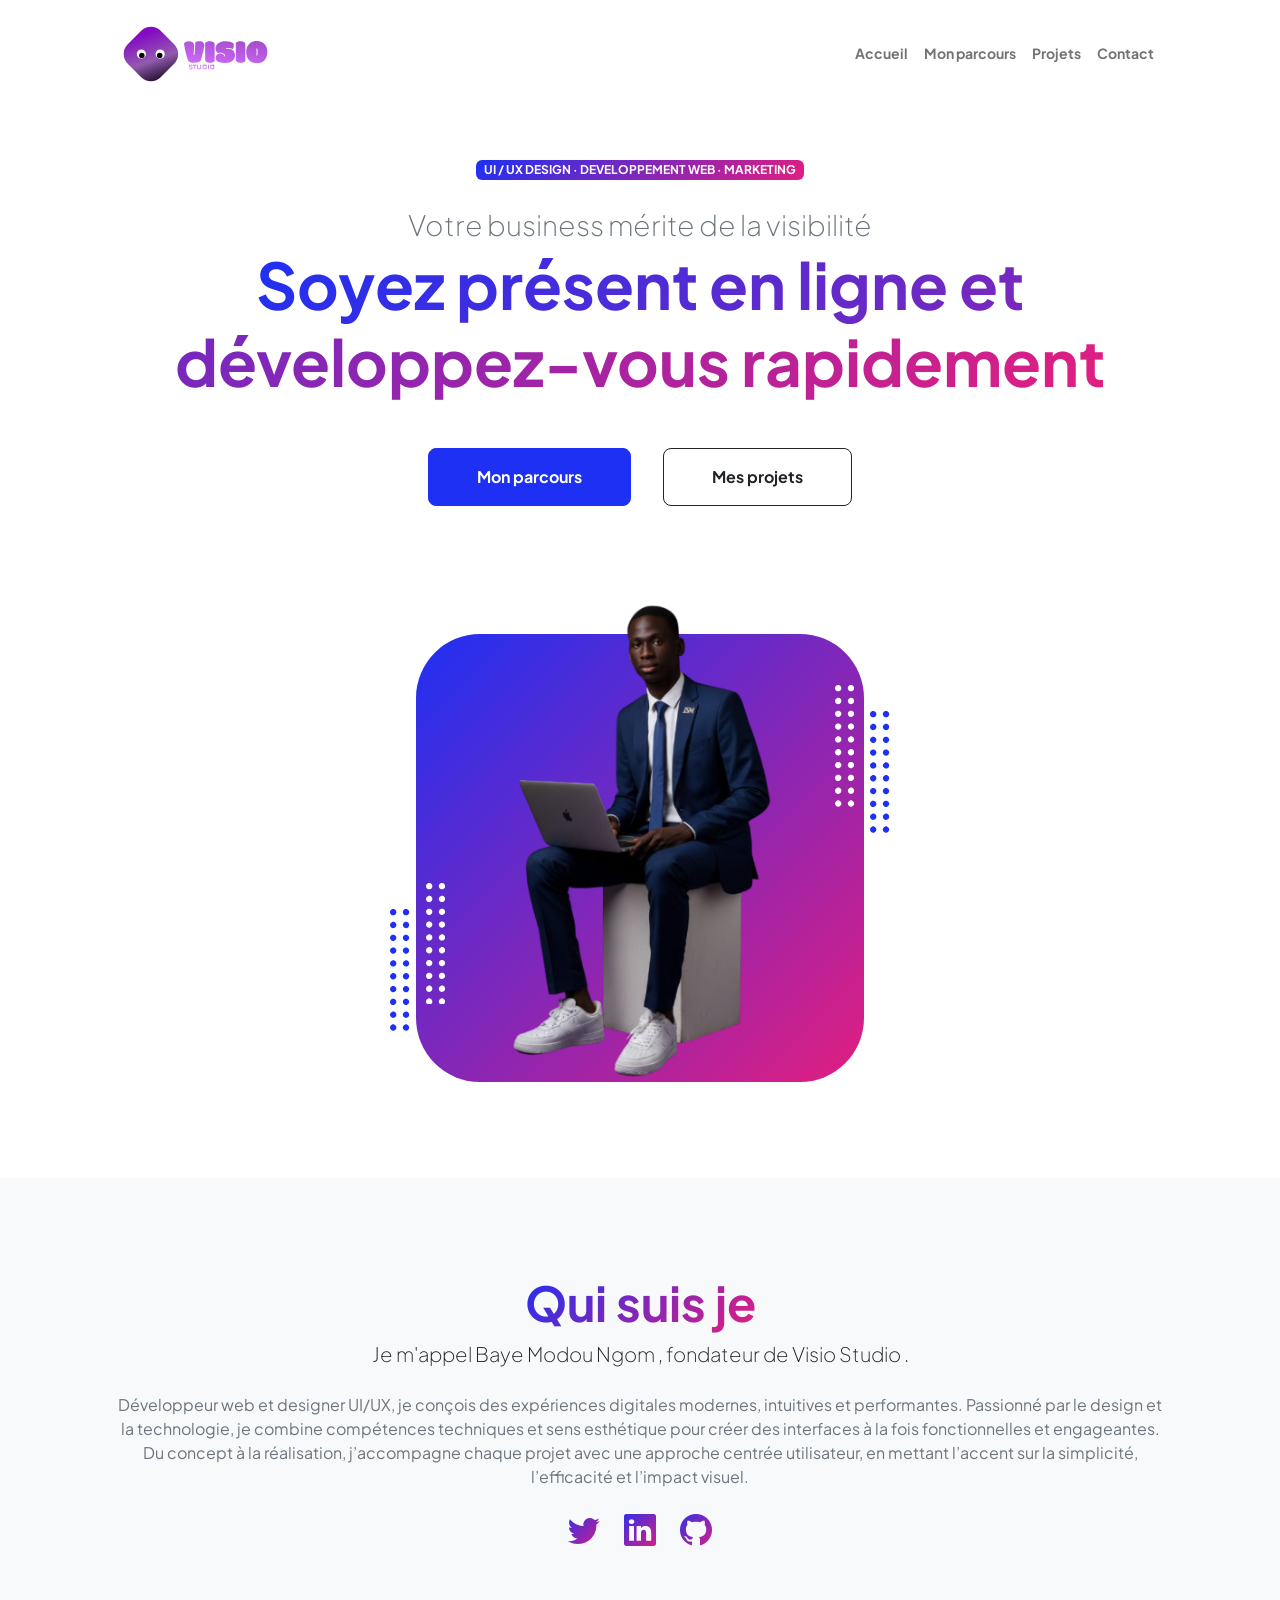
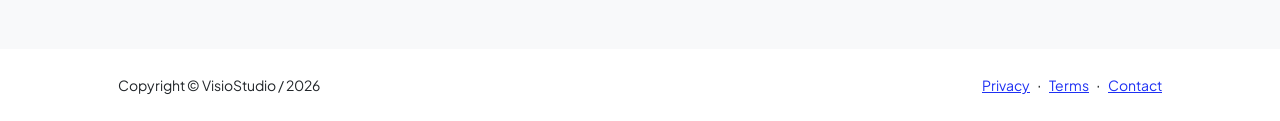
<file: Mon portfolio/index.html>
<!DOCTYPE html>
<html lang="en">
    <head>
        <meta charset="utf-8" />
        <meta name="viewport" content="width=device-width, initial-scale=1, shrink-to-fit=no" />
        <meta name="description" content="" />
        <meta name="author" content="" />
        <title>Visio Studio-Accueil</title>
        <!-- Favicon-->
        <link rel="icon" type="image/x-icon" href="assets/icône.png"  />
        <!-- Custom Google font-->
        <link rel="preconnect" href="https://fonts.googleapis.com" />
        <link rel="preconnect" href="https://fonts.gstatic.com" crossorigin />
        <link href="https://fonts.googleapis.com/css2?family=Plus+Jakarta+Sans:wght@100;200;300;400;500;600;700;800;900&amp;display=swap" rel="stylesheet" />
        <!-- Bootstrap icons-->
        <link href="https://cdn.jsdelivr.net/npm/bootstrap-icons@1.8.1/font/bootstrap-icons.css" rel="stylesheet" />
        <!-- Core theme CSS (includes Bootstrap)-->
        <link href="css/styles.css" rel="stylesheet" />
    </head>
    <body class="d-flex flex-column h-100">
        <main class="flex-shrink-0">
            <!-- Navigation-->
            <nav class="navbar navbar-expand-lg navbar-light bg-white py-3">
                <div class="container px-5">
                    <a class="navbar-brand" href="index.html"> <img src="assets/Visio logo V3.svg" alt="" width="150px"><span class="fw-bold fs-5 text-secondary-emphasis"></span></a>
                    <button class="navbar-toggler" type="button" data-bs-toggle="collapse" data-bs-target="#navbarSupportedContent" aria-controls="navbarSupportedContent" aria-expanded="false" aria-label="Toggle navigation"><span class="navbar-toggler-icon"></span></button>
                    <div class="collapse navbar-collapse" id="navbarSupportedContent">
                        <ul class="navbar-nav ms-auto mb-2 mb-lg-0 small fw-bolder">
                            <li class="nav-item"><a class="nav-link" href="index.html">Accueil</a></li>
                            <li class="nav-item"><a class="nav-link" href="resume.html">Mon parcours</a></li>
                            <li class="nav-item"><a class="nav-link" href="projects.html">Projets</a></li>
                            <li class="nav-item"><a class="nav-link" href="contact.html">Contact</a></li>
                        </ul>
                    </div>
                </div>
            </nav>
            <!-- Header-->
            <header class="py-5">
                <div class="container px-5 pb-5">
                    <div class="row gx-5 align-items-center">
                        <div class="col-xxl-5">
                            <!-- Header text content-->
                            <div class="text-center text-xxl-start">
                                <div class="badge bg-gradient-primary-to-secondary text-white mb-4"><div class="text-uppercase">UI / UX Design &middot; Developpement Web &middot; Marketing</div></div>
                                <div class="fs-3 fw-light text-muted">Votre business mérite de la visibilité</div>
                                <h1 class="display-3 fw-bolder mb-5"><span class="text-gradient d-inline">Soyez présent en ligne et développez-vous rapidement</span></h1>
                                <div class="d-grid gap-3 d-sm-flex justify-content-sm-center justify-content-xxl-start mb-3">
                                    <a class="btn btn-primary btn-lg px-5 py-3 me-sm-3 fs-6 fw-bolder" href="resume.html">Mon parcours</a>
                                    <a class="btn btn-outline-dark btn-lg px-5 py-3 fs-6 fw-bolder" href="projects.html">Mes projets</a>
                                </div>
                            </div>
                        </div>
                        <div class="col-xxl-7">
                            <!-- Header profile picture-->
                            <div class="d-flex justify-content-center mt-5 mt-xxl-0">
                                <div class="profile bg-gradient-primary-to-secondary">
                                    <!-- TIP: For best results, use a photo with a transparent background like the demo example below-->
                                    <!-- Watch a tutorial on how to do this on YouTube (link)-->
                                    <img class="profile-img" src="assets/Mon prtrait.png" alt="mon portrait"  />
                                    <div class="dots-1">
                                        <!-- SVG Dots-->
                                        <svg version="1.1" xmlns="http://www.w3.org/2000/svg" xmlns:xlink="http://www.w3.org/1999/xlink" x="0px" y="0px" viewBox="0 0 191.6 1215.4" style="enable-background: new 0 0 191.6 1215.4" xml:space="preserve">
                                            <g transform="translate(0.000000,1280.000000) scale(0.100000,-0.100000)">
                                                <path d="M227.7,12788.6c-105-35-200-141-222-248c-43-206,163-412,369-369c155,32,275,190,260,339c-11,105-90,213-190,262        C383.7,12801.6,289.7,12808.6,227.7,12788.6z"></path>
                                                <path d="M1507.7,12788.6c-151-50-253-216-222-362c25-119,136-230,254-255c194-41,395,142,375,339c-11,105-90,213-190,262        C1663.7,12801.6,1569.7,12808.6,1507.7,12788.6z"></path>
                                                <path d="M227.7,11508.6c-105-35-200-141-222-248c-43-206,163-412,369-369c155,32,275,190,260,339c-11,105-90,213-190,262        C383.7,11521.6,289.7,11528.6,227.7,11508.6z"></path>
                                                <path d="M1507.7,11508.6c-151-50-253-216-222-362c25-119,136-230,254-255c194-41,395,142,375,339c-11,105-90,213-190,262        C1663.7,11521.6,1569.7,11528.6,1507.7,11508.6z"></path>
                                                <path d="M227.7,10228.6c-105-35-200-141-222-248c-43-206,163-412,369-369c155,32,275,190,260,339c-11,105-90,213-190,262        C383.7,10241.6,289.7,10248.6,227.7,10228.6z"></path>
                                                <path d="M1507.7,10228.6c-105-35-200-141-222-248c-43-206,163-412,369-369c155,32,275,190,260,339c-11,105-90,213-190,262        C1663.7,10241.6,1569.7,10248.6,1507.7,10228.6z"></path>
                                                <path d="M227.7,8948.6c-105-35-200-141-222-248c-43-206,163-412,369-369c155,32,275,190,260,339c-11,105-90,213-190,262        C383.7,8961.6,289.7,8968.6,227.7,8948.6z"></path>
                                                <path d="M1507.7,8948.6c-105-35-200-141-222-248c-43-206,163-412,369-369c155,32,275,190,260,339c-11,105-90,213-190,262        C1663.7,8961.6,1569.7,8968.6,1507.7,8948.6z"></path>
                                                <path d="M227.7,7668.6c-105-35-200-141-222-248c-43-206,163-412,369-369c155,32,275,190,260,339c-11,105-90,213-190,262        C383.7,7681.6,289.7,7688.6,227.7,7668.6z"></path>
                                                <path d="M1507.7,7668.6c-105-35-200-141-222-248c-43-206,163-412,369-369c155,32,275,190,260,339c-11,105-90,213-190,262        C1663.7,7681.6,1569.7,7688.6,1507.7,7668.6z"></path>
                                                <path d="M227.7,6388.6c-105-35-200-141-222-248c-43-206,163-412,369-369c155,32,275,190,260,339c-11,105-90,213-190,262        C383.7,6401.6,289.7,6408.6,227.7,6388.6z"></path>
                                                <path d="M1507.7,6388.6c-105-35-200-141-222-248c-43-206,163-412,369-369c155,32,275,190,260,339c-11,105-90,213-190,262        C1663.7,6401.6,1569.7,6408.6,1507.7,6388.6z"></path>
                                                <path d="M227.7,5108.6c-105-35-200-141-222-248c-43-206,163-412,369-369c155,32,275,190,260,339c-11,105-90,213-190,262        C383.7,5121.6,289.7,5128.6,227.7,5108.6z"></path>
                                                <path d="M1507.7,5108.6c-105-35-200-141-222-248c-43-206,163-412,369-369c155,32,275,190,260,339c-11,105-90,213-190,262        C1663.7,5121.6,1569.7,5128.6,1507.7,5108.6z"></path>
                                                <path d="M227.7,3828.6c-105-35-200-141-222-248c-43-206,163-412,369-369c155,32,275,190,260,339c-11,105-90,213-190,262        C383.7,3841.6,289.7,3848.6,227.7,3828.6z"></path>
                                                <path d="M1507.7,3828.6c-105-35-200-141-222-248c-43-206,163-412,369-369c155,32,275,190,260,339c-11,105-90,213-190,262        C1663.7,3841.6,1569.7,3848.6,1507.7,3828.6z"></path>
                                                <path d="M227.7,2548.6c-105-35-200-141-222-248c-43-206,163-412,369-369c155,32,275,190,260,339c-11,105-90,213-190,262        C383.7,2561.6,289.7,2568.6,227.7,2548.6z"></path>
                                                <path d="M1507.7,2548.6c-105-35-200-141-222-248c-43-206,163-412,369-369c155,32,275,190,260,339c-11,105-90,213-190,262        C1663.7,2561.6,1569.7,2568.6,1507.7,2548.6z"></path>
                                                <path d="M227.7,1268.6c-105-35-200-141-222-248c-43-206,163-412,369-369c155,32,275,190,260,339c-11,105-90,213-190,262        C383.7,1281.6,289.7,1288.6,227.7,1268.6z"></path>
                                                <path d="M1507.7,1268.6c-105-35-200-141-222-248c-43-206,163-412,369-369c155,32,275,190,260,339c-11,105-90,213-190,262        C1663.7,1281.6,1569.7,1288.6,1507.7,1268.6z"></path>
                                            </g>
                                        </svg>
                                        <!-- END of SVG dots-->
                                    </div>
                                    <div class="dots-2">
                                        <!-- SVG Dots-->
                                        <svg version="1.1" xmlns="http://www.w3.org/2000/svg" xmlns:xlink="http://www.w3.org/1999/xlink" x="0px" y="0px" viewBox="0 0 191.6 1215.4" style="enable-background: new 0 0 191.6 1215.4" xml:space="preserve">
                                            <g transform="translate(0.000000,1280.000000) scale(0.100000,-0.100000)">
                                                <path d="M227.7,12788.6c-105-35-200-141-222-248c-43-206,163-412,369-369c155,32,275,190,260,339c-11,105-90,213-190,262        C383.7,12801.6,289.7,12808.6,227.7,12788.6z"></path>
                                                <path d="M1507.7,12788.6c-151-50-253-216-222-362c25-119,136-230,254-255c194-41,395,142,375,339c-11,105-90,213-190,262        C1663.7,12801.6,1569.7,12808.6,1507.7,12788.6z"></path>
                                                <path d="M227.7,11508.6c-105-35-200-141-222-248c-43-206,163-412,369-369c155,32,275,190,260,339c-11,105-90,213-190,262        C383.7,11521.6,289.7,11528.6,227.7,11508.6z"></path>
                                                <path d="M1507.7,11508.6c-151-50-253-216-222-362c25-119,136-230,254-255c194-41,395,142,375,339c-11,105-90,213-190,262        C1663.7,11521.6,1569.7,11528.6,1507.7,11508.6z"></path>
                                                <path d="M227.7,10228.6c-105-35-200-141-222-248c-43-206,163-412,369-369c155,32,275,190,260,339c-11,105-90,213-190,262        C383.7,10241.6,289.7,10248.6,227.7,10228.6z"></path>
                                                <path d="M1507.7,10228.6c-105-35-200-141-222-248c-43-206,163-412,369-369c155,32,275,190,260,339c-11,105-90,213-190,262        C1663.7,10241.6,1569.7,10248.6,1507.7,10228.6z"></path>
                                                <path d="M227.7,8948.6c-105-35-200-141-222-248c-43-206,163-412,369-369c155,32,275,190,260,339c-11,105-90,213-190,262        C383.7,8961.6,289.7,8968.6,227.7,8948.6z"></path>
                                                <path d="M1507.7,8948.6c-105-35-200-141-222-248c-43-206,163-412,369-369c155,32,275,190,260,339c-11,105-90,213-190,262        C1663.7,8961.6,1569.7,8968.6,1507.7,8948.6z"></path>
                                                <path d="M227.7,7668.6c-105-35-200-141-222-248c-43-206,163-412,369-369c155,32,275,190,260,339c-11,105-90,213-190,262        C383.7,7681.6,289.7,7688.6,227.7,7668.6z"></path>
                                                <path d="M1507.7,7668.6c-105-35-200-141-222-248c-43-206,163-412,369-369c155,32,275,190,260,339c-11,105-90,213-190,262        C1663.7,7681.6,1569.7,7688.6,1507.7,7668.6z"></path>
                                                <path d="M227.7,6388.6c-105-35-200-141-222-248c-43-206,163-412,369-369c155,32,275,190,260,339c-11,105-90,213-190,262        C383.7,6401.6,289.7,6408.6,227.7,6388.6z"></path>
                                                <path d="M1507.7,6388.6c-105-35-200-141-222-248c-43-206,163-412,369-369c155,32,275,190,260,339c-11,105-90,213-190,262        C1663.7,6401.6,1569.7,6408.6,1507.7,6388.6z"></path>
                                                <path d="M227.7,5108.6c-105-35-200-141-222-248c-43-206,163-412,369-369c155,32,275,190,260,339c-11,105-90,213-190,262        C383.7,5121.6,289.7,5128.6,227.7,5108.6z"></path>
                                                <path d="M1507.7,5108.6c-105-35-200-141-222-248c-43-206,163-412,369-369c155,32,275,190,260,339c-11,105-90,213-190,262        C1663.7,5121.6,1569.7,5128.6,1507.7,5108.6z"></path>
                                                <path d="M227.7,3828.6c-105-35-200-141-222-248c-43-206,163-412,369-369c155,32,275,190,260,339c-11,105-90,213-190,262        C383.7,3841.6,289.7,3848.6,227.7,3828.6z"></path>
                                                <path d="M1507.7,3828.6c-105-35-200-141-222-248c-43-206,163-412,369-369c155,32,275,190,260,339c-11,105-90,213-190,262        C1663.7,3841.6,1569.7,3848.6,1507.7,3828.6z"></path>
                                                <path d="M227.7,2548.6c-105-35-200-141-222-248c-43-206,163-412,369-369c155,32,275,190,260,339c-11,105-90,213-190,262        C383.7,2561.6,289.7,2568.6,227.7,2548.6z"></path>
                                                <path d="M1507.7,2548.6c-105-35-200-141-222-248c-43-206,163-412,369-369c155,32,275,190,260,339c-11,105-90,213-190,262        C1663.7,2561.6,1569.7,2568.6,1507.7,2548.6z"></path>
                                                <path d="M227.7,1268.6c-105-35-200-141-222-248c-43-206,163-412,369-369c155,32,275,190,260,339c-11,105-90,213-190,262        C383.7,1281.6,289.7,1288.6,227.7,1268.6z"></path>
                                                <path d="M1507.7,1268.6c-105-35-200-141-222-248c-43-206,163-412,369-369c155,32,275,190,260,339c-11,105-90,213-190,262        C1663.7,1281.6,1569.7,1288.6,1507.7,1268.6z"></path>
                                            </g>
                                        </svg>
                                        <!-- END of SVG dots-->
                                    </div>
                                    <div class="dots-3">
                                        <!-- SVG Dots-->
                                        <svg version="1.1" xmlns="http://www.w3.org/2000/svg" xmlns:xlink="http://www.w3.org/1999/xlink" x="0px" y="0px" viewBox="0 0 191.6 1215.4" style="enable-background: new 0 0 191.6 1215.4" xml:space="preserve">
                                            <g transform="translate(0.000000,1280.000000) scale(0.100000,-0.100000)">
                                                <path d="M227.7,12788.6c-105-35-200-141-222-248c-43-206,163-412,369-369c155,32,275,190,260,339c-11,105-90,213-190,262        C383.7,12801.6,289.7,12808.6,227.7,12788.6z"></path>
                                                <path d="M1507.7,12788.6c-151-50-253-216-222-362c25-119,136-230,254-255c194-41,395,142,375,339c-11,105-90,213-190,262        C1663.7,12801.6,1569.7,12808.6,1507.7,12788.6z"></path>
                                                <path d="M227.7,11508.6c-105-35-200-141-222-248c-43-206,163-412,369-369c155,32,275,190,260,339c-11,105-90,213-190,262        C383.7,11521.6,289.7,11528.6,227.7,11508.6z"></path>
                                                <path d="M1507.7,11508.6c-151-50-253-216-222-362c25-119,136-230,254-255c194-41,395,142,375,339c-11,105-90,213-190,262        C1663.7,11521.6,1569.7,11528.6,1507.7,11508.6z"></path>
                                                <path d="M227.7,10228.6c-105-35-200-141-222-248c-43-206,163-412,369-369c155,32,275,190,260,339c-11,105-90,213-190,262        C383.7,10241.6,289.7,10248.6,227.7,10228.6z"></path>
                                                <path d="M1507.7,10228.6c-105-35-200-141-222-248c-43-206,163-412,369-369c155,32,275,190,260,339c-11,105-90,213-190,262        C1663.7,10241.6,1569.7,10248.6,1507.7,10228.6z"></path>
                                                <path d="M227.7,8948.6c-105-35-200-141-222-248c-43-206,163-412,369-369c155,32,275,190,260,339c-11,105-90,213-190,262        C383.7,8961.6,289.7,8968.6,227.7,8948.6z"></path>
                                                <path d="M1507.7,8948.6c-105-35-200-141-222-248c-43-206,163-412,369-369c155,32,275,190,260,339c-11,105-90,213-190,262        C1663.7,8961.6,1569.7,8968.6,1507.7,8948.6z"></path>
                                                <path d="M227.7,7668.6c-105-35-200-141-222-248c-43-206,163-412,369-369c155,32,275,190,260,339c-11,105-90,213-190,262        C383.7,7681.6,289.7,7688.6,227.7,7668.6z"></path>
                                                <path d="M1507.7,7668.6c-105-35-200-141-222-248c-43-206,163-412,369-369c155,32,275,190,260,339c-11,105-90,213-190,262        C1663.7,7681.6,1569.7,7688.6,1507.7,7668.6z"></path>
                                                <path d="M227.7,6388.6c-105-35-200-141-222-248c-43-206,163-412,369-369c155,32,275,190,260,339c-11,105-90,213-190,262        C383.7,6401.6,289.7,6408.6,227.7,6388.6z"></path>
                                                <path d="M1507.7,6388.6c-105-35-200-141-222-248c-43-206,163-412,369-369c155,32,275,190,260,339c-11,105-90,213-190,262        C1663.7,6401.6,1569.7,6408.6,1507.7,6388.6z"></path>
                                                <path d="M227.7,5108.6c-105-35-200-141-222-248c-43-206,163-412,369-369c155,32,275,190,260,339c-11,105-90,213-190,262        C383.7,5121.6,289.7,5128.6,227.7,5108.6z"></path>
                                                <path d="M1507.7,5108.6c-105-35-200-141-222-248c-43-206,163-412,369-369c155,32,275,190,260,339c-11,105-90,213-190,262        C1663.7,5121.6,1569.7,5128.6,1507.7,5108.6z"></path>
                                                <path d="M227.7,3828.6c-105-35-200-141-222-248c-43-206,163-412,369-369c155,32,275,190,260,339c-11,105-90,213-190,262        C383.7,3841.6,289.7,3848.6,227.7,3828.6z"></path>
                                                <path d="M1507.7,3828.6c-105-35-200-141-222-248c-43-206,163-412,369-369c155,32,275,190,260,339c-11,105-90,213-190,262        C1663.7,3841.6,1569.7,3848.6,1507.7,3828.6z"></path>
                                                <path d="M227.7,2548.6c-105-35-200-141-222-248c-43-206,163-412,369-369c155,32,275,190,260,339c-11,105-90,213-190,262        C383.7,2561.6,289.7,2568.6,227.7,2548.6z"></path>
                                                <path d="M1507.7,2548.6c-105-35-200-141-222-248c-43-206,163-412,369-369c155,32,275,190,260,339c-11,105-90,213-190,262        C1663.7,2561.6,1569.7,2568.6,1507.7,2548.6z"></path>
                                                <path d="M227.7,1268.6c-105-35-200-141-222-248c-43-206,163-412,369-369c155,32,275,190,260,339c-11,105-90,213-190,262        C383.7,1281.6,289.7,1288.6,227.7,1268.6z"></path>
                                                <path d="M1507.7,1268.6c-105-35-200-141-222-248c-43-206,163-412,369-369c155,32,275,190,260,339c-11,105-90,213-190,262        C1663.7,1281.6,1569.7,1288.6,1507.7,1268.6z"></path>
                                            </g>
                                        </svg>
                                        <!-- END of SVG dots-->
                                    </div>
                                    <div class="dots-4">
                                        <!-- SVG Dots-->
                                        <svg version="1.1" xmlns="http://www.w3.org/2000/svg" xmlns:xlink="http://www.w3.org/1999/xlink" x="0px" y="0px" viewBox="0 0 191.6 1215.4" style="enable-background: new 0 0 191.6 1215.4" xml:space="preserve">
                                            <g transform="translate(0.000000,1280.000000) scale(0.100000,-0.100000)">
                                                <path d="M227.7,12788.6c-105-35-200-141-222-248c-43-206,163-412,369-369c155,32,275,190,260,339c-11,105-90,213-190,262        C383.7,12801.6,289.7,12808.6,227.7,12788.6z"></path>
                                                <path d="M1507.7,12788.6c-151-50-253-216-222-362c25-119,136-230,254-255c194-41,395,142,375,339c-11,105-90,213-190,262        C1663.7,12801.6,1569.7,12808.6,1507.7,12788.6z"></path>
                                                <path d="M227.7,11508.6c-105-35-200-141-222-248c-43-206,163-412,369-369c155,32,275,190,260,339c-11,105-90,213-190,262        C383.7,11521.6,289.7,11528.6,227.7,11508.6z"></path>
                                                <path d="M1507.7,11508.6c-151-50-253-216-222-362c25-119,136-230,254-255c194-41,395,142,375,339c-11,105-90,213-190,262        C1663.7,11521.6,1569.7,11528.6,1507.7,11508.6z"></path>
                                                <path d="M227.7,10228.6c-105-35-200-141-222-248c-43-206,163-412,369-369c155,32,275,190,260,339c-11,105-90,213-190,262        C383.7,10241.6,289.7,10248.6,227.7,10228.6z"></path>
                                                <path d="M1507.7,10228.6c-105-35-200-141-222-248c-43-206,163-412,369-369c155,32,275,190,260,339c-11,105-90,213-190,262        C1663.7,10241.6,1569.7,10248.6,1507.7,10228.6z"></path>
                                                <path d="M227.7,8948.6c-105-35-200-141-222-248c-43-206,163-412,369-369c155,32,275,190,260,339c-11,105-90,213-190,262        C383.7,8961.6,289.7,8968.6,227.7,8948.6z"></path>
                                                <path d="M1507.7,8948.6c-105-35-200-141-222-248c-43-206,163-412,369-369c155,32,275,190,260,339c-11,105-90,213-190,262        C1663.7,8961.6,1569.7,8968.6,1507.7,8948.6z"></path>
                                                <path d="M227.7,7668.6c-105-35-200-141-222-248c-43-206,163-412,369-369c155,32,275,190,260,339c-11,105-90,213-190,262        C383.7,7681.6,289.7,7688.6,227.7,7668.6z"></path>
                                                <path d="M1507.7,7668.6c-105-35-200-141-222-248c-43-206,163-412,369-369c155,32,275,190,260,339c-11,105-90,213-190,262        C1663.7,7681.6,1569.7,7688.6,1507.7,7668.6z"></path>
                                                <path d="M227.7,6388.6c-105-35-200-141-222-248c-43-206,163-412,369-369c155,32,275,190,260,339c-11,105-90,213-190,262        C383.7,6401.6,289.7,6408.6,227.7,6388.6z"></path>
                                                <path d="M1507.7,6388.6c-105-35-200-141-222-248c-43-206,163-412,369-369c155,32,275,190,260,339c-11,105-90,213-190,262        C1663.7,6401.6,1569.7,6408.6,1507.7,6388.6z"></path>
                                                <path d="M227.7,5108.6c-105-35-200-141-222-248c-43-206,163-412,369-369c155,32,275,190,260,339c-11,105-90,213-190,262        C383.7,5121.6,289.7,5128.6,227.7,5108.6z"></path>
                                                <path d="M1507.7,5108.6c-105-35-200-141-222-248c-43-206,163-412,369-369c155,32,275,190,260,339c-11,105-90,213-190,262        C1663.7,5121.6,1569.7,5128.6,1507.7,5108.6z"></path>
                                                <path d="M227.7,3828.6c-105-35-200-141-222-248c-43-206,163-412,369-369c155,32,275,190,260,339c-11,105-90,213-190,262        C383.7,3841.6,289.7,3848.6,227.7,3828.6z"></path>
                                                <path d="M1507.7,3828.6c-105-35-200-141-222-248c-43-206,163-412,369-369c155,32,275,190,260,339c-11,105-90,213-190,262        C1663.7,3841.6,1569.7,3848.6,1507.7,3828.6z"></path>
                                                <path d="M227.7,2548.6c-105-35-200-141-222-248c-43-206,163-412,369-369c155,32,275,190,260,339c-11,105-90,213-190,262        C383.7,2561.6,289.7,2568.6,227.7,2548.6z"></path>
                                                <path d="M1507.7,2548.6c-105-35-200-141-222-248c-43-206,163-412,369-369c155,32,275,190,260,339c-11,105-90,213-190,262        C1663.7,2561.6,1569.7,2568.6,1507.7,2548.6z"></path>
                                                <path d="M227.7,1268.6c-105-35-200-141-222-248c-43-206,163-412,369-369c155,32,275,190,260,339c-11,105-90,213-190,262        C383.7,1281.6,289.7,1288.6,227.7,1268.6z"></path>
                                                <path d="M1507.7,1268.6c-105-35-200-141-222-248c-43-206,163-412,369-369c155,32,275,190,260,339c-11,105-90,213-190,262        C1663.7,1281.6,1569.7,1288.6,1507.7,1268.6z"></path>
                                            </g>
                                        </svg>
                                        <!-- END of SVG dots-->
                                    </div>
                                </div>
                            </div>
                        </div>
                    </div>
                </div>
            </header>
            <!-- About Section-->
            <section class="bg-light py-5">
                <div class="container px-5">
                    <div class="row gx-5 justify-content-center">
                        <div class="col-xxl-8">
                            <div class="text-center my-5">
                                <h2 class="display-5 fw-bolder"><span class="text-gradient d-inline">Qui suis je </span></h2>
                                <p class="lead fw-light mb-4">Je m'appel Baye Modou Ngom , fondateur de Visio Studio .</p>
                                <p class="text-muted"> Développeur web et designer UI/UX, je conçois des expériences digitales modernes, intuitives et performantes. Passionné par le design et la technologie, je combine compétences techniques et sens esthétique pour créer des interfaces à la fois fonctionnelles et engageantes.
                                  Du concept à la réalisation, j’accompagne chaque projet avec une approche centrée utilisateur, en mettant l’accent sur la simplicité, l’efficacité et l’impact visuel.</p>
                                <div class="d-flex justify-content-center fs-2 gap-4">
                                    <a class="text-gradient" href="#!"><i class="bi bi-twitter"></i></a>
                                    <a class="text-gradient" href="#!"><i class="bi bi-linkedin"></i></a>
                                    <a class="text-gradient" href="#!"><i class="bi bi-github"></i></a>
                                </div>
                            </div>
                        </div>
                    </div>
                </div>
            </section>
        </main>
        <!-- Footer-->
        <footer class="bg-white py-4 mt-auto">
            <div class="container px-5">
                <div class="row align-items-center justify-content-between flex-column flex-sm-row">
                    <div class="col-auto"><div class="small m-0">Copyright &copy; VisioStudio / 2026</div></div>
                    <div class="col-auto">
                        <a class="small" href="#!">Privacy</a>
                        <span class="mx-1">&middot;</span>
                        <a class="small" href="#!">Terms</a>
                        <span class="mx-1">&middot;</span>
                        <a class="small" href="#!">Contact</a>
                    </div>
                </div>
            </div>
        </footer>
        <!-- Bootstrap core JS-->
        <script src="https://cdn.jsdelivr.net/npm/bootstrap@5.2.3/dist/js/bootstrap.bundle.min.js"></script>
        <!-- Core theme JS-->
        <script src="js/scripts.js"></script>
    </body>
</html>
</file>
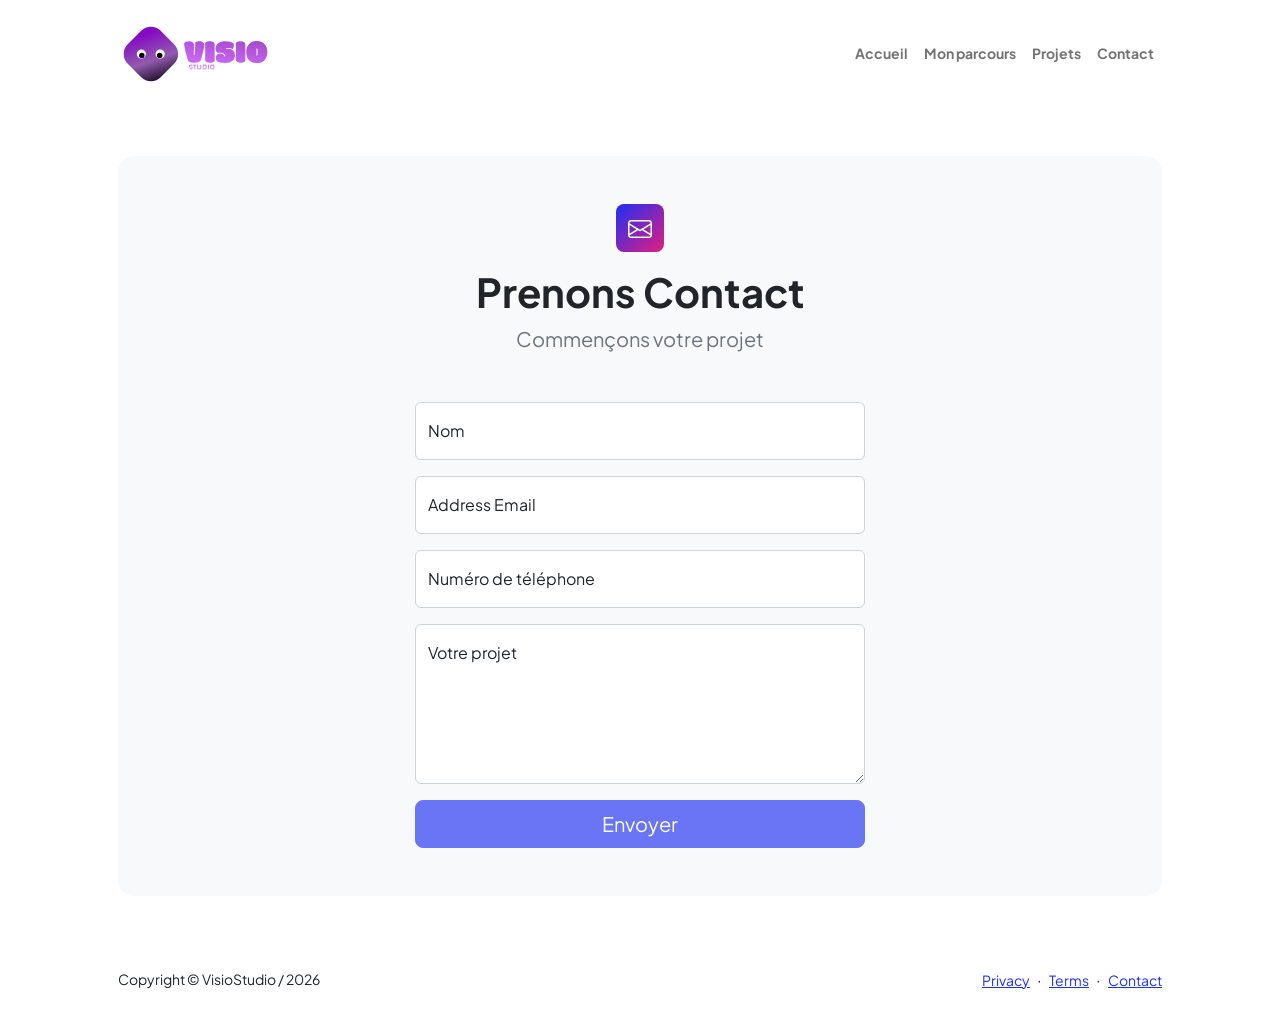
<file: Mon portfolio/contact.html>
<!DOCTYPE html>
<html lang="en">
    <head>
        <meta charset="utf-8" />
        <meta name="viewport" content="width=device-width, initial-scale=1, shrink-to-fit=no" />
        <meta name="description" content />
        <meta name="author" content />
        <title>Visio Studio-Contact</title>
        <!-- Favicon-->
        <link rel="icon" type="image/x-icon" href="assets/icône.png"  />
        <!-- Custom Google font-->
        <link rel="preconnect" href="https://fonts.googleapis.com" />
        <link rel="preconnect" href="https://fonts.gstatic.com" crossorigin />
        <link href="https://fonts.googleapis.com/css2?family=Plus+Jakarta+Sans:wght@100;200;300;400;500;600;700;800;900&amp;display=swap" rel="stylesheet" />
        <!-- Bootstrap icons-->
        <link href="https://cdn.jsdelivr.net/npm/bootstrap-icons@1.8.1/font/bootstrap-icons.css" rel="stylesheet" />
        <!-- Core theme CSS (includes Bootstrap)-->
        <link href="css/styles.css" rel="stylesheet" />
    </head>
    <body class="d-flex flex-column">
        <main class="flex-shrink-0">
            <!-- Navigation-->
           <nav class="navbar navbar-expand-lg navbar-light bg-white py-3">
                <div class="container px-5">
                    <a class="navbar-brand" href="index.html"> <img src="assets/Visio logo V3.svg" alt="" width="150px"><span class="fw-bold fs-5 text-secondary-emphasis"></span></a>
                    <button class="navbar-toggler" type="button" data-bs-toggle="collapse" data-bs-target="#navbarSupportedContent" aria-controls="navbarSupportedContent" aria-expanded="false" aria-label="Toggle navigation"><span class="navbar-toggler-icon"></span></button>
                    <div class="collapse navbar-collapse" id="navbarSupportedContent">
                        <ul class="navbar-nav ms-auto mb-2 mb-lg-0 small fw-bolder">
                            <li class="nav-item"><a class="nav-link" href="index.html">Accueil</a></li>
                            <li class="nav-item"><a class="nav-link" href="resume.html">Mon parcours</a></li>
                            <li class="nav-item"><a class="nav-link" href="projects.html">Projets</a></li>
                            <li class="nav-item"><a class="nav-link" href="contact.html">Contact</a></li>
                        </ul>
                    </div>
                </div>
            </nav>
            <!-- Page content-->
            <section class="py-5">
                <div class="container px-5">
                    <!-- Contact form-->
                    <div class="bg-light rounded-4 py-5 px-4 px-md-5">
                        <div class="text-center mb-5">
                            <div class="feature bg-primary bg-gradient-primary-to-secondary text-white rounded-3 mb-3"><i class="bi bi-envelope"></i></div>
                            <h1 class="fw-bolder">Prenons Contact</h1>
                            <p class="lead fw-normal text-muted mb-0">Commençons votre projet</p>
                        </div>
                        <div class="row gx-5 justify-content-center">
                            <div class="col-lg-8 col-xl-6">
                                <!-- * * * * * * * * * * * * * * *-->
                                <!-- * * SB Forms Contact Form * *-->
                                <!-- * * * * * * * * * * * * * * *-->
                                <!-- This form is pre-integrated with SB Forms.-->
                                <!-- To make this form functional, sign up at-->
                                <!-- https://startbootstrap.com/solution/contact-forms-->
                                <!-- to get an API token!-->
                                <form id="contactForm" data-sb-form-api-token="API_TOKEN">
                                    <!-- Name input-->
                                    <div class="form-floating mb-3">
                                        <input class="form-control" id="name" type="text" placeholder="Enter your name..." data-sb-validations="required" />
                                        <label for="name">Nom</label>
                                        <div class="invalid-feedback" data-sb-feedback="name:required">Nom obligatoire.</div>
                                    </div>
                                    <!-- Email address input-->
                                    <div class="form-floating mb-3">
                                        <input class="form-control" id="email" type="email" placeholder="name@example.com" data-sb-validations="required,email" />
                                        <label for="email"> Address Email</label>
                                        <div class="invalid-feedback" data-sb-feedback="email:required">Email obligatoire.</div>
                                        <div class="invalid-feedback" data-sb-feedback="email:email">Email invalide.</div>
                                    </div>
                                    <!-- Phone number input-->
                                    <div class="form-floating mb-3">
                                        <input class="form-control" id="phone" type="tel" placeholder="(123) 456-7890" data-sb-validations="required" />
                                        <label for="phone">Numéro de téléphone</label>
                                        <div class="invalid-feedback" data-sb-feedback="phone:required">Numéro de téléphone obligatoire.</div>
                                    </div>
                                    <!-- Message input-->
                                    <div class="form-floating mb-3">
                                        <textarea class="form-control" id="message" type="text" placeholder="Enter your message here..." style="height: 10rem" data-sb-validations="required"></textarea>
                                        <label for="message">Votre projet</label>
                                        <div class="invalid-feedback" data-sb-feedback="message:required">obligatoire.</div>
                                    </div>
                                    <!-- Submit success message-->
                                    <!---->
                                    <!-- This is what your users will see when the form-->
                                    <!-- has successfully submitted-->
                                    <div class="d-none" id="submitSuccessMessage">
                                        <div class="text-center mb-3">
                                            <div class="fw-bolder">Information enregistrés ! merci pour votre confience</div>
                                            To activate this form, sign up at
                                            <br />
                                            <a href="https://startbootstrap.com/solution/contact-forms">https://startbootstrap.com/solution/contact-forms</a>
                                        </div>
                                    </div>
                                    <!-- Submit error message-->
                                    <!---->
                                    <!-- This is what your users will see when there is-->
                                    <!-- an error submitting the form-->
                                    <div class="d-none" id="submitErrorMessage"><div class="text-center text-danger mb-3">Error sending message!</div></div>
                                    <!-- Submit Button-->
                                    <div class="d-grid"><button class="btn btn-primary btn-lg disabled" id="submitButton" type="submit">Envoyer</button></div>
                                </form>
                            </div>
                        </div>
                    </div>
                </div>
            </section>
        </main>
        <!-- Footer-->
       <footer class="bg-white py-4 mt-auto">
            <div class="container px-5">
                <div class="row align-items-center justify-content-between flex-column flex-sm-row">
                    <div class="col-auto"><div class="small m-0">Copyright &copy; VisioStudio / 2026</div></div>
                    <div class="col-auto">
                        <a class="small" href="#!">Privacy</a>
                        <span class="mx-1">&middot;</span>
                        <a class="small" href="#!">Terms</a>
                        <span class="mx-1">&middot;</span>
                        <a class="small" href="#!">Contact</a>
                    </div>
                </div>
            </div>
        </footer>
        <!-- Bootstrap core JS-->
        <script src="https://cdn.jsdelivr.net/npm/bootstrap@5.2.3/dist/js/bootstrap.bundle.min.js"></script>
        <!-- Core theme JS-->
        <script src="js/scripts.js"></script>
        <!-- * * * * * * * * * * * * * * * * * * * * * * * * * * * * * * * * * * * * * * * *-->
        <!-- * *                               SB Forms JS                               * *-->
        <!-- * * Activate your form at https://startbootstrap.com/solution/contact-forms * *-->
        <!-- * * * * * * * * * * * * * * * * * * * * * * * * * * * * * * * * * * * * * * * *-->
        <script src="https://cdn.startbootstrap.com/sb-forms-latest.js"></script>
    </body>
</html>
</file>
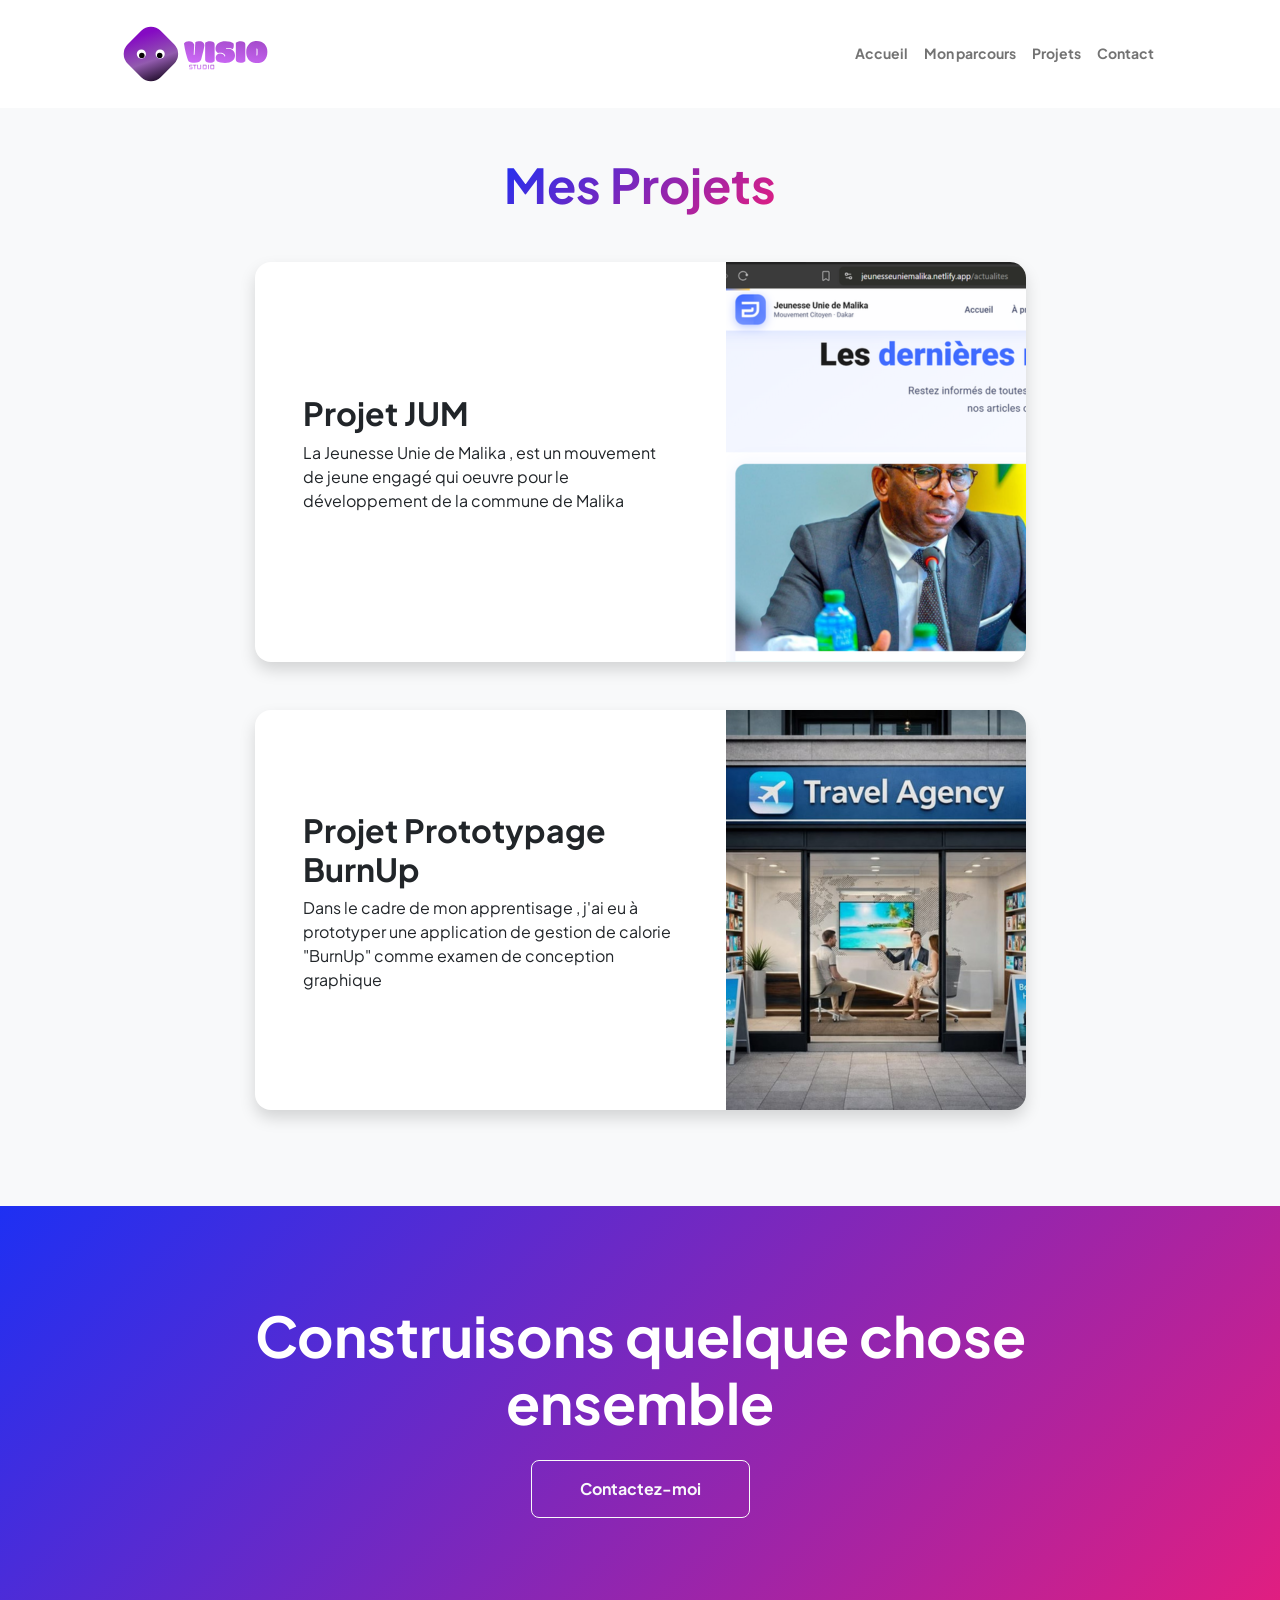
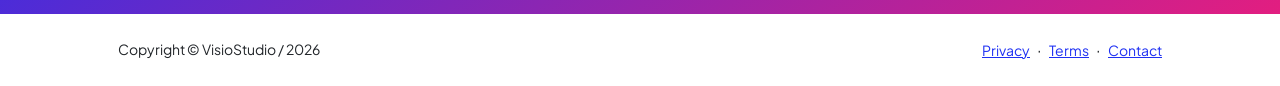
<file: Mon portfolio/projects.html>
<!DOCTYPE html>
<html lang="en">
    <head>
        <meta charset="utf-8" />
        <meta name="viewport" content="width=device-width, initial-scale=1, shrink-to-fit=no" />
        <meta name="description" content="" />
        <meta name="author" content="" />
        <title>Visio Studio-Projets</title>
        <!-- Favicon-->
         <link rel="icon" type="image/x-icon" href="assets/icône.png"  />
        <!-- Custom Google font-->
        <link rel="preconnect" href="https://fonts.googleapis.com" />
        <link rel="preconnect" href="https://fonts.gstatic.com" crossorigin />
        <link href="https://fonts.googleapis.com/css2?family=Plus+Jakarta+Sans:wght@100;200;300;400;500;600;700;800;900&amp;display=swap" rel="stylesheet" />
        <!-- Bootstrap icons-->
        <link href="https://cdn.jsdelivr.net/npm/bootstrap-icons@1.8.1/font/bootstrap-icons.css" rel="stylesheet" />
        <!-- Core theme CSS (includes Bootstrap)-->
        <link href="css/styles.css" rel="stylesheet" />
    </head>
    <body class="d-flex flex-column h-100 bg-light">
        <main class="flex-shrink-0">
            <!-- Navigation-->
            <nav class="navbar navbar-expand-lg navbar-light bg-white py-3">
                <div class="container px-5">
                    <a class="navbar-brand" href="index.html"> <img src="assets/Visio logo V3.svg" alt="" width="150px"><span class="fw-bold fs-5 text-secondary-emphasis"></span></a>
                    <button class="navbar-toggler" type="button" data-bs-toggle="collapse" data-bs-target="#navbarSupportedContent" aria-controls="navbarSupportedContent" aria-expanded="false" aria-label="Toggle navigation"><span class="navbar-toggler-icon"></span></button>
                    <div class="collapse navbar-collapse" id="navbarSupportedContent">
                        <ul class="navbar-nav ms-auto mb-2 mb-lg-0 small fw-bolder">
                            <li class="nav-item"><a class="nav-link" href="index.html">Accueil</a></li>
                            <li class="nav-item"><a class="nav-link" href="resume.html">Mon parcours</a></li>
                            <li class="nav-item"><a class="nav-link" href="projects.html">Projets</a></li>
                            <li class="nav-item"><a class="nav-link" href="contact.html">Contact</a></li>
                        </ul>
                    </div>
                </div>
            </nav>
            <!-- Projects Section-->
            <section class="py-5">
                <div class="container px-5 mb-5">
                    <div class="text-center mb-5">
                        <h1 class="display-5 fw-bolder mb-0"><span class="text-gradient d-inline">Mes Projets</span></h1>
                    </div>
                    <div class="row gx-5 justify-content-center">
                        <div class="col-lg-11 col-xl-9 col-xxl-8">
                            <!-- Project Card 1-->
                            <div class="card overflow-hidden shadow rounded-4 border-0 mb-5">
                                <div class="card-body p-0">
                                    <div class="d-flex align-items-center">
                                        <div class="p-5">
                                            <h2 class="fw-bolder">Projet JUM</h2>
                                            <p>La Jeunesse Unie de Malika , est un mouvement de jeune engagé qui oeuvre pour le développement de la commune de Malika </p>
                                        </div>
                                        <img class="img-fluid" src="assets/JUM.png" alt="..." />
                                    </div>
                                </div>
                            </div>
                            <!-- Project Card 2-->
                            <div class="card overflow-hidden shadow rounded-4 border-0">
                                <div class="card-body p-0">
                                    <div class="d-flex align-items-center">
                                        <div class="p-5">
                                            <h2 class="fw-bolder">Projet Prototypage BurnUp</h2>
                                            <p>Dans le cadre de mon apprentisage , j'ai eu à prototyper une application de gestion de calorie "BurnUp" comme examen de conception graphique</p>
                                        </div>
                                        <img class="img-fluid" src="assets/DigitalService.png" alt="..." />
                                    </div>
                                </div>
                            </div>
                        </div>
                    </div>
                </div>
            </section>
            <!-- Call to action section-->
            <section class="py-5 bg-gradient-primary-to-secondary text-white">
                <div class="container px-5 my-5">
                    <div class="text-center">
                        <h2 class="display-4 fw-bolder mb-4">Construisons quelque chose ensemble</h2>
                        <a class="btn btn-outline-light btn-lg px-5 py-3 fs-6 fw-bolder" href="contact.html">Contactez-moi</a>
                    </div>
                </div>
            </section>
        </main>
        <!-- Footer-->
        <footer class="bg-white py-4 mt-auto">
            <div class="container px-5">
                <div class="row align-items-center justify-content-between flex-column flex-sm-row">
                    <div class="col-auto"><div class="small m-0">Copyright &copy; VisioStudio / 2026</div></div>
                    <div class="col-auto">
                        <a class="small" href="#!">Privacy</a>
                        <span class="mx-1">&middot;</span>
                        <a class="small" href="#!">Terms</a>
                        <span class="mx-1">&middot;</span>
                        <a class="small" href="#!">Contact</a>
                    </div>
                </div>
            </div>
        </footer>
        <!-- Bootstrap core JS-->
        <script src="https://cdn.jsdelivr.net/npm/bootstrap@5.2.3/dist/js/bootstrap.bundle.min.js"></script>
        <!-- Core theme JS-->
        <script src="js/scripts.js"></script>
    </body>
</html>
</file>
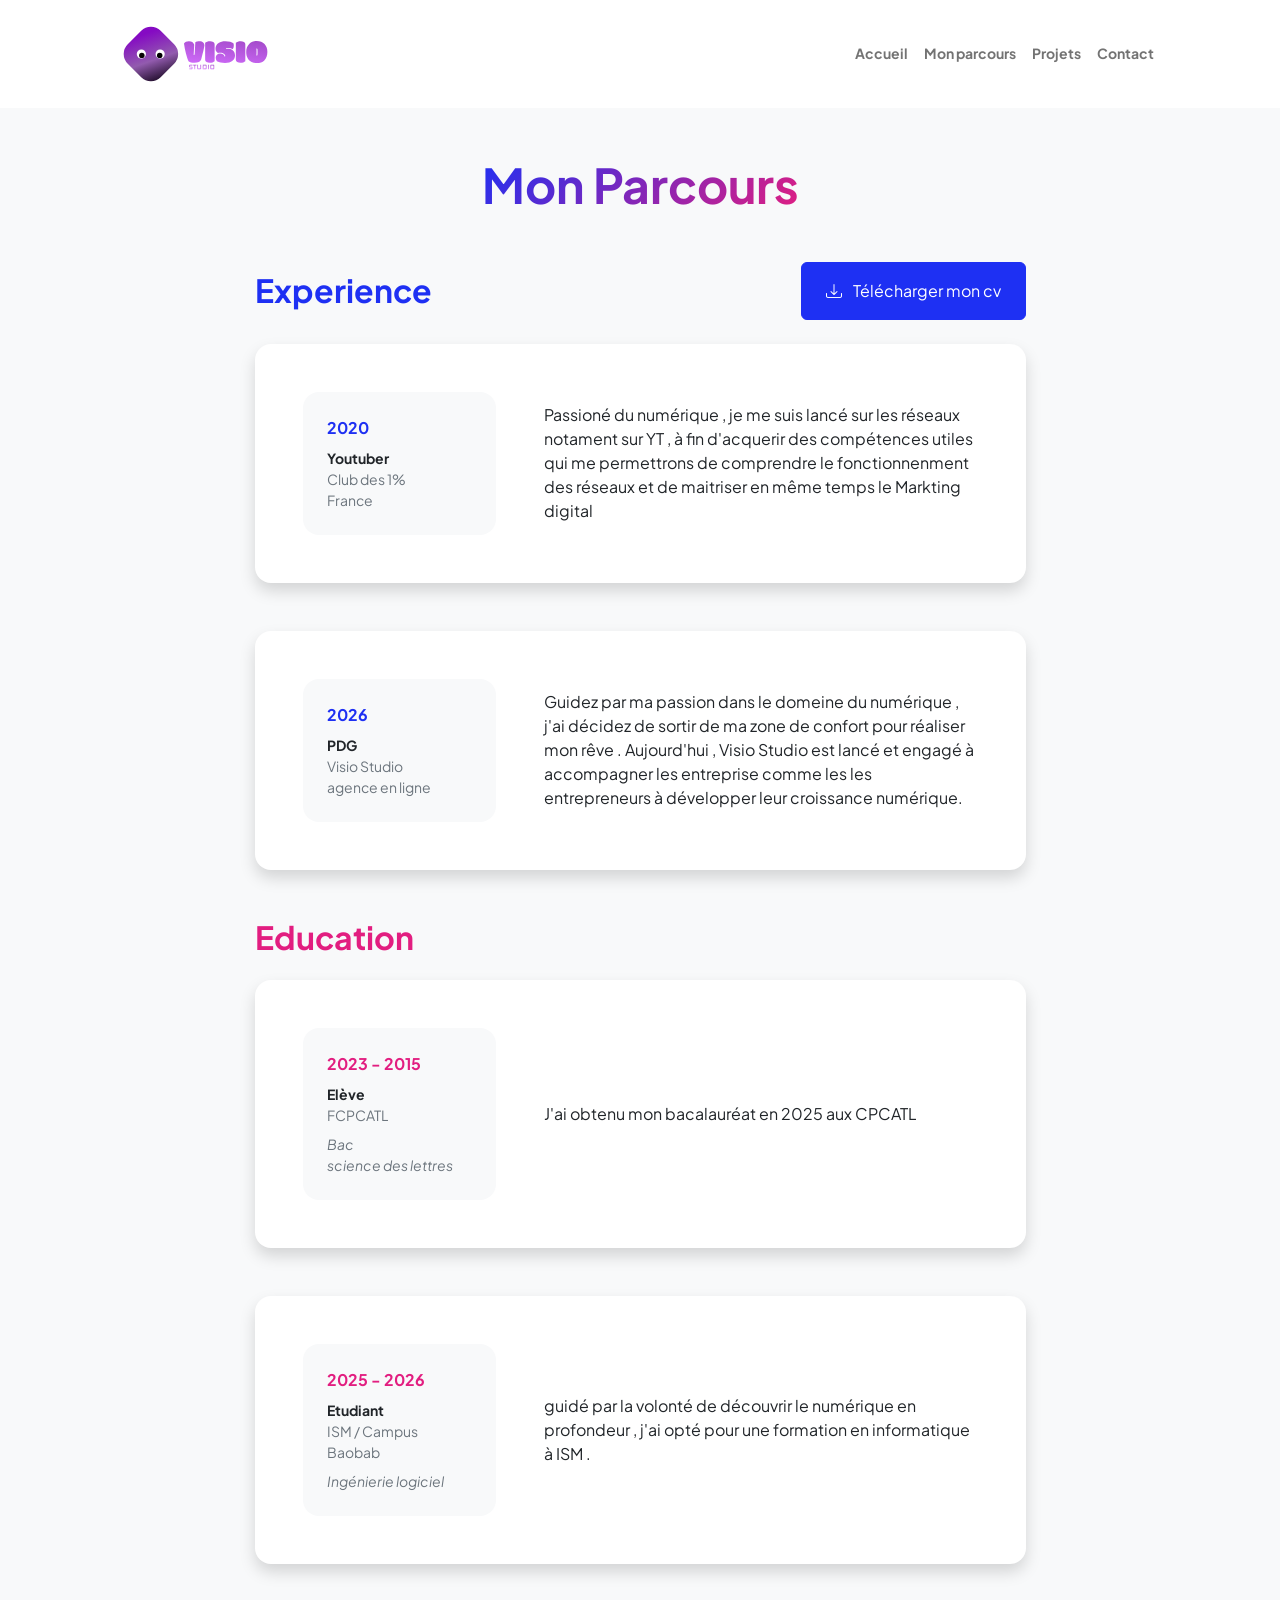
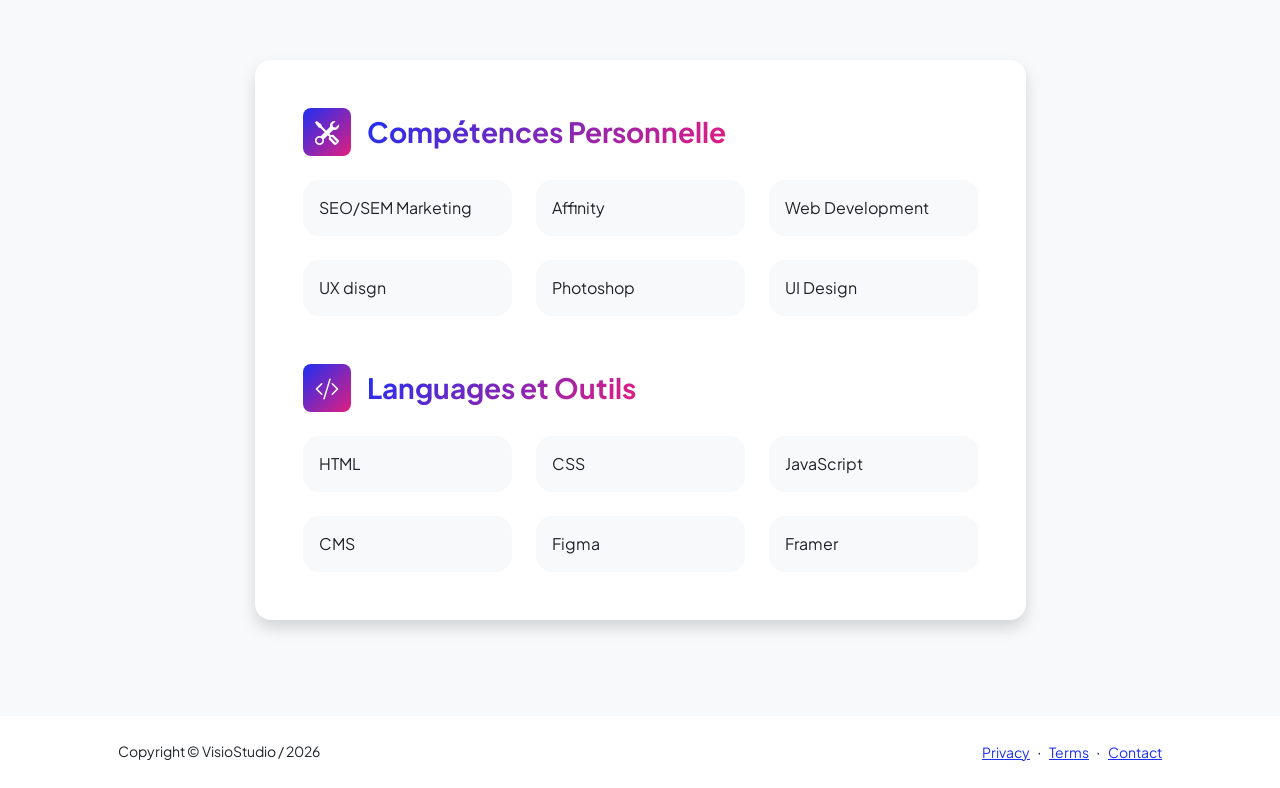
<file: Mon portfolio/resume.html>
<!DOCTYPE html>
<html lang="en">
    <head>
        <meta charset="utf-8" />
        <meta name="viewport" content="width=device-width, initial-scale=1, shrink-to-fit=no" />
        <meta name="description" content="" />
        <meta name="author" content="" />
        <title>Visio Studio-Mon parcours</title>
        <!-- Favicon-->
         <link rel="icon" type="image/x-icon" href="assets/icône.png"  />
        <!-- Custom Google font-->
        <link rel="preconnect" href="https://fonts.googleapis.com" />
        <link rel="preconnect" href="https://fonts.gstatic.com" crossorigin />
        <link href="https://fonts.googleapis.com/css2?family=Plus+Jakarta+Sans:wght@100;200;300;400;500;600;700;800;900&amp;display=swap" rel="stylesheet" />
        <!-- Bootstrap icons-->
        <link href="https://cdn.jsdelivr.net/npm/bootstrap-icons@1.8.1/font/bootstrap-icons.css" rel="stylesheet" />
        <!-- Core theme CSS (includes Bootstrap)-->
        <link href="css/styles.css" rel="stylesheet" />
    </head>
    <body class="d-flex flex-column h-100 bg-light">
        <main class="flex-shrink-0">
            <!-- Navigation-->
         <nav class="navbar navbar-expand-lg navbar-light bg-white py-3">
                <div class="container px-5">
                    <a class="navbar-brand" href="index.html"> <img src="assets/Visio logo V3.svg" alt="" width="150px"><span class="fw-bold fs-5 text-secondary-emphasis"></span></a>
                    <button class="navbar-toggler" type="button" data-bs-toggle="collapse" data-bs-target="#navbarSupportedContent" aria-controls="navbarSupportedContent" aria-expanded="false" aria-label="Toggle navigation"><span class="navbar-toggler-icon"></span></button>
                    <div class="collapse navbar-collapse" id="navbarSupportedContent">
                        <ul class="navbar-nav ms-auto mb-2 mb-lg-0 small fw-bolder">
                            <li class="nav-item"><a class="nav-link" href="index.html">Accueil</a></li>
                            <li class="nav-item"><a class="nav-link" href="resume.html">Mon parcours</a></li>
                            <li class="nav-item"><a class="nav-link" href="projects.html">Projets</a></li>
                            <li class="nav-item"><a class="nav-link" href="contact.html">Contact</a></li>
                        </ul>
                    </div>
                </div>
            </nav>
            <!-- Page Content-->
            <div class="container px-5 my-5">
                <div class="text-center mb-5">
                    <h1 class="display-5 fw-bolder mb-0"><span class="text-gradient d-inline">Mon Parcours</span></h1>
                </div>
                <div class="row gx-5 justify-content-center">
                    <div class="col-lg-11 col-xl-9 col-xxl-8">
                        <!-- Experience Section-->
                        <section>
                            <div class="d-flex align-items-center justify-content-between mb-4">
                                <h2 class="text-primary fw-bolder mb-0">Experience</h2>
                                <!-- Download resume button-->
                                <!-- Note: Set the link href target to a PDF file within your project-->
                                <a target="_blank" class="btn btn-primary px-4 py-3" href="assets/CV_Mbaye_Modou_Ngom.pdf">
                                    <div class="d-inline-block bi bi-download me-2"></div>
                                    Télécharger mon cv
                                </a>
                            </div>
                            <!-- Experience Card 1-->
                            <div class="card shadow border-0 rounded-4 mb-5">
                                <div class="card-body p-5">
                                    <div class="row align-items-center gx-5">
                                        <div class="col text-center text-lg-start mb-4 mb-lg-0">
                                            <div class="bg-light p-4 rounded-4">
                                                <div class="text-primary fw-bolder mb-2">2020</div>
                                                <div class="small fw-bolder">Youtuber</div>
                                                <div class="small text-muted">Club des 1%</div>
                                                <div class="small text-muted">France</div>
                                            </div>
                                        </div>
                                        <div class="col-lg-8"><div>Passioné du numérique , je me suis lancé sur les réseaux notament sur YT , à fin d'acquerir des compétences utiles qui me permettrons de comprendre le fonctionnenment des réseaux et de maitriser en même temps le Markting digital</div></div>
                                    </div>
                                </div>
                            </div>
                            <!-- Experience Card 2-->
                            <div class="card shadow border-0 rounded-4 mb-5">
                                <div class="card-body p-5">
                                    <div class="row align-items-center gx-5">
                                        <div class="col text-center text-lg-start mb-4 mb-lg-0">
                                            <div class="bg-light p-4 rounded-4">
                                                <div class="text-primary fw-bolder mb-2">2026</div>
                                                <div class="small fw-bolder">PDG</div>
                                                <div class="small text-muted">Visio Studio</div>
                                                <div class="small text-muted">agence en ligne</div>
                                            </div>
                                        </div>
                                        <div class="col-lg-8"><div>Guidez par ma passion dans le domeine du numérique , j'ai décidez de sortir de ma zone de confort pour réaliser mon rêve . Aujourd'hui , Visio Studio est lancé et engagé à accompagner les entreprise comme les les entrepreneurs à développer leur croissance numérique. </div></div>
                                    </div>
                                </div>
                            </div>
                        </section>
                        <!-- Education Section-->
                        <section>
                            <h2 class="text-secondary fw-bolder mb-4">Education</h2>
                            <!-- Education Card 1-->
                            <div class="card shadow border-0 rounded-4 mb-5">
                                <div class="card-body p-5">
                                    <div class="row align-items-center gx-5">
                                        <div class="col text-center text-lg-start mb-4 mb-lg-0">
                                            <div class="bg-light p-4 rounded-4">
                                                <div class="text-secondary fw-bolder mb-2">2023 - 2015</div>
                                                <div class="mb-2">
                                                    <div class="small fw-bolder">Elève</div>
                                                    <div class="small text-muted">FCPCATL</div>
                                                </div>
                                                <div class="fst-italic">
                                                    <div class="small text-muted">Bac</div>
                                                    <div class="small text-muted">science des lettres</div>
                                                </div>
                                            </div>
                                        </div>
                                        <div class="col-lg-8"><div>J'ai obtenu mon bacalauréat en 2025 aux CPCATL</div></div>
                                    </div>
                                </div>
                            </div>
                            <!-- Education Card 2-->
                            <div class="card shadow border-0 rounded-4 mb-5">
                                <div class="card-body p-5">
                                    <div class="row align-items-center gx-5">
                                        <div class="col text-center text-lg-start mb-4 mb-lg-0">
                                            <div class="bg-light p-4 rounded-4">
                                                <div class="text-secondary fw-bolder mb-2">2025 - 2026</div>
                                                <div class="mb-2">
                                                    <div class="small fw-bolder">Etudiant</div>
                                                    <div class="small text-muted">ISM / Campus Baobab</div>
                                                </div>
                                                <div class="fst-italic">
                                                    <div class="small text-muted">Ingénierie logiciel</div>
                                                    <!-- <div class="small text-muted">Computer Science</div> -->
                                                </div>
                                            </div>
                                        </div>
                                        <div class="col-lg-8"><div>guidé par la volonté de découvrir le numérique en profondeur , j'ai opté pour une formation en informatique à ISM . </div></div>
                                    </div>
                                </div>
                            </div>
                        </section>
                        <!-- Divider-->
                        <div class="pb-5"></div>
                        <!-- Skills Section-->
                        <section>
                            <!-- Skillset Card-->
                            <div class="card shadow border-0 rounded-4 mb-5">
                                <div class="card-body p-5">
                                    <!-- Professional skills list-->
                                    <div class="mb-5">
                                        <div class="d-flex align-items-center mb-4">
                                            <div class="feature bg-primary bg-gradient-primary-to-secondary text-white rounded-3 me-3"><i class="bi bi-tools"></i></div>
                                            <h3 class="fw-bolder mb-0"><span class="text-gradient d-inline">Compétences Personnelle</span></h3>
                                        </div>
                                        <div class="row row-cols-1 row-cols-md-3 mb-4">
                                            <div class="col mb-4 mb-md-0"><div class="d-flex align-items-center bg-light rounded-4 p-3 h-100">SEO/SEM Marketing</div></div>
                                            <div class="col mb-4 mb-md-0"><div class="d-flex align-items-center bg-light rounded-4 p-3 h-100">Affinity</div></div>
                                            <div class="col"><div class="d-flex align-items-center bg-light rounded-4 p-3 h-100">Web Development</div></div>
                                        </div>
                                        <div class="row row-cols-1 row-cols-md-3">
                                            <div class="col mb-4 mb-md-0"><div class="d-flex align-items-center bg-light rounded-4 p-3 h-100">UX disgn</div></div>
                                            <div class="col mb-4 mb-md-0"><div class="d-flex align-items-center bg-light rounded-4 p-3 h-100">Photoshop</div></div>
                                            <div class="col"><div class="d-flex align-items-center bg-light rounded-4 p-3 h-100">UI Design</div></div>
                                        </div>
                                    </div>
                                    <!-- Languages list-->
                                    <div class="mb-0">
                                        <div class="d-flex align-items-center mb-4">
                                            <div class="feature bg-primary bg-gradient-primary-to-secondary text-white rounded-3 me-3"><i class="bi bi-code-slash"></i></div>
                                            <h3 class="fw-bolder mb-0"><span class="text-gradient d-inline">Languages et Outils</span></h3>
                                        </div>
                                        <div class="row row-cols-1 row-cols-md-3 mb-4">
                                            <div class="col mb-4 mb-md-0"><div class="d-flex align-items-center bg-light rounded-4 p-3 h-100">HTML</div></div>
                                            <div class="col mb-4 mb-md-0"><div class="d-flex align-items-center bg-light rounded-4 p-3 h-100">CSS</div></div>
                                            <div class="col"><div class="d-flex align-items-center bg-light rounded-4 p-3 h-100">JavaScript</div></div>
                                        </div>
                                        <div class="row row-cols-1 row-cols-md-3">
                                            <div class="col mb-4 mb-md-0"><div class="d-flex align-items-center bg-light rounded-4 p-3 h-100">CMS</div></div>
                                            <div class="col mb-4 mb-md-0"><div class="d-flex align-items-center bg-light rounded-4 p-3 h-100">Figma</div></div>
                                            <div class="col"><div class="d-flex align-items-center bg-light rounded-4 p-3 h-100">Framer</div></div>
                                        </div>
                                    </div>
                                </div>
                            </div>
                        </section>
                    </div>
                </div>
            </div>
        </main>
        <!-- Footer-->
       <footer class="bg-white py-4 mt-auto">
            <div class="container px-5">
                <div class="row align-items-center justify-content-between flex-column flex-sm-row">
                    <div class="col-auto"><div class="small m-0">Copyright &copy; VisioStudio / 2026</div></div>
                    <div class="col-auto">
                        <a class="small" href="#!">Privacy</a>
                        <span class="mx-1">&middot;</span>
                        <a class="small" href="#!">Terms</a>
                        <span class="mx-1">&middot;</span>
                        <a class="small" href="#!">Contact</a>
                    </div>
                </div>
            </div>
        </footer>
        <!-- Bootstrap core JS-->
        <script src="https://cdn.jsdelivr.net/npm/bootstrap@5.2.3/dist/js/bootstrap.bundle.min.js"></script>
        <!-- Core theme JS-->
        <script src="js/scripts.js"></script>
    </body>
</html>
</file>
